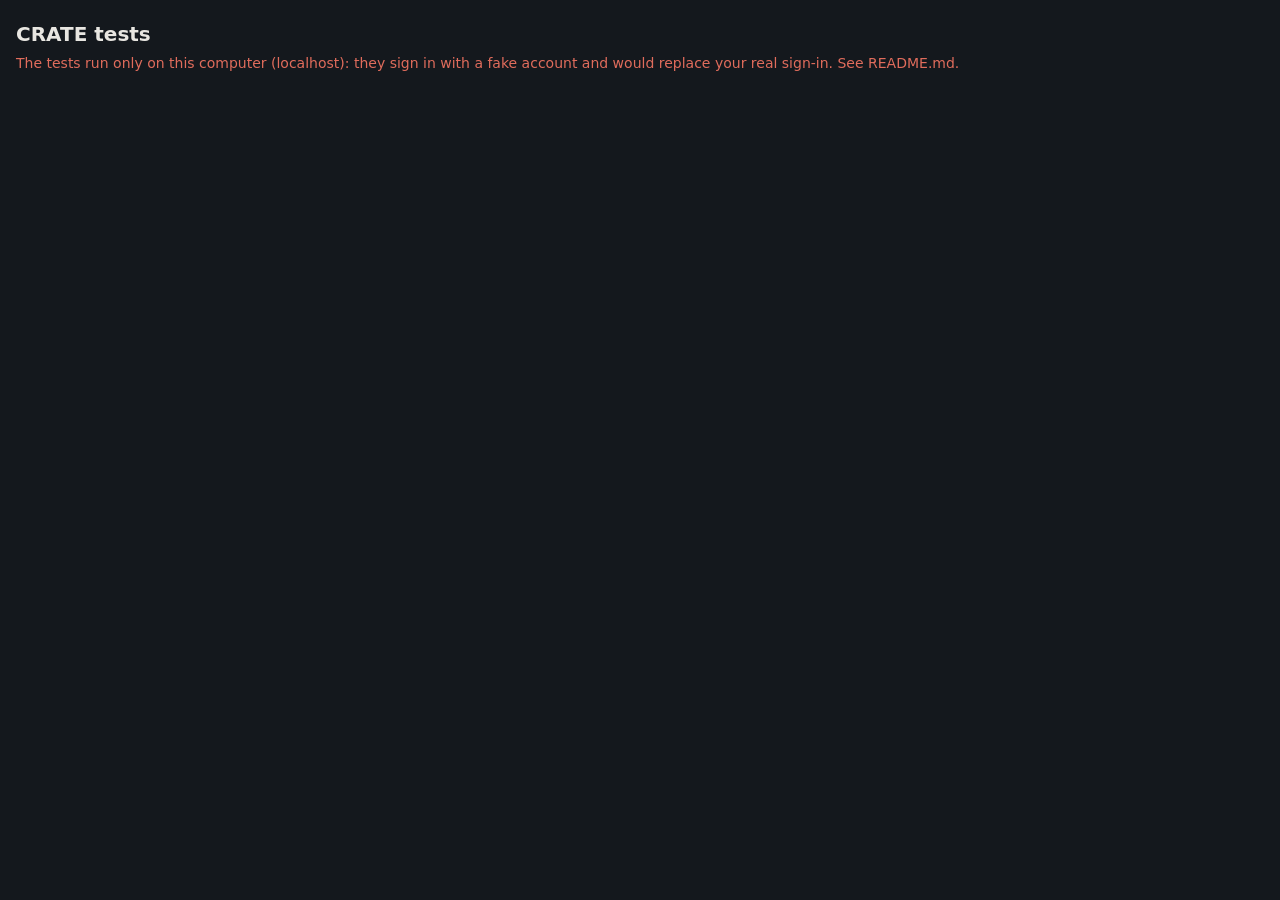
<file: tests/index.html>
<!DOCTYPE html>
<html lang="en">
<head>
<meta charset="UTF-8">
<meta name="viewport" content="width=device-width, initial-scale=1.0">
<title>CRATE tests</title>
<style>
  :root { color-scheme: dark; --bg: #14181d; --fg: #e8e6e1; --dim: #8b919a; --ok: #6cc070; --bad: #e06c5c; --line: rgba(255,255,255,.1); }
  body { margin: 0; padding: 20px 16px 40px; background: var(--bg); color: var(--fg); font: 14px/1.45 system-ui, sans-serif; }
  h1 { font-size: 20px; margin: 0 0 4px; }
  #sum { color: var(--dim); margin: 0 0 16px; }
  #sum.ok { color: var(--ok); } #sum.bad { color: var(--bad); }
  h2 { font-size: 13px; text-transform: uppercase; letter-spacing: .06em; color: var(--dim); margin: 18px 0 6px; }
  .t { padding: 5px 0; border-top: 1px solid var(--line); }
  .t b { font-weight: 500; }
  .t.ok b::before { content: '\2713  '; color: var(--ok); }
  .t.bad b::before { content: '\2717  '; color: var(--bad); }
  .t.skip { color: var(--dim); }
  .t pre { margin: 4px 0 0 18px; color: var(--bad); white-space: pre-wrap; font-size: 12px; }
  iframe { position: absolute; left: -10000px; width: 1280px; height: 800px; }
</style>
</head>
<body>
<h1>CRATE tests</h1>
<p id="sum">Starting CRATE with made-up data&hellip;</p>
<div id="out"></div>
<script src="runner.js"></script>
<script src="crate.test.js"></script>
<script src="addon.test.js"></script>
<script>runAll();</script>
</body>
</html>
</file>
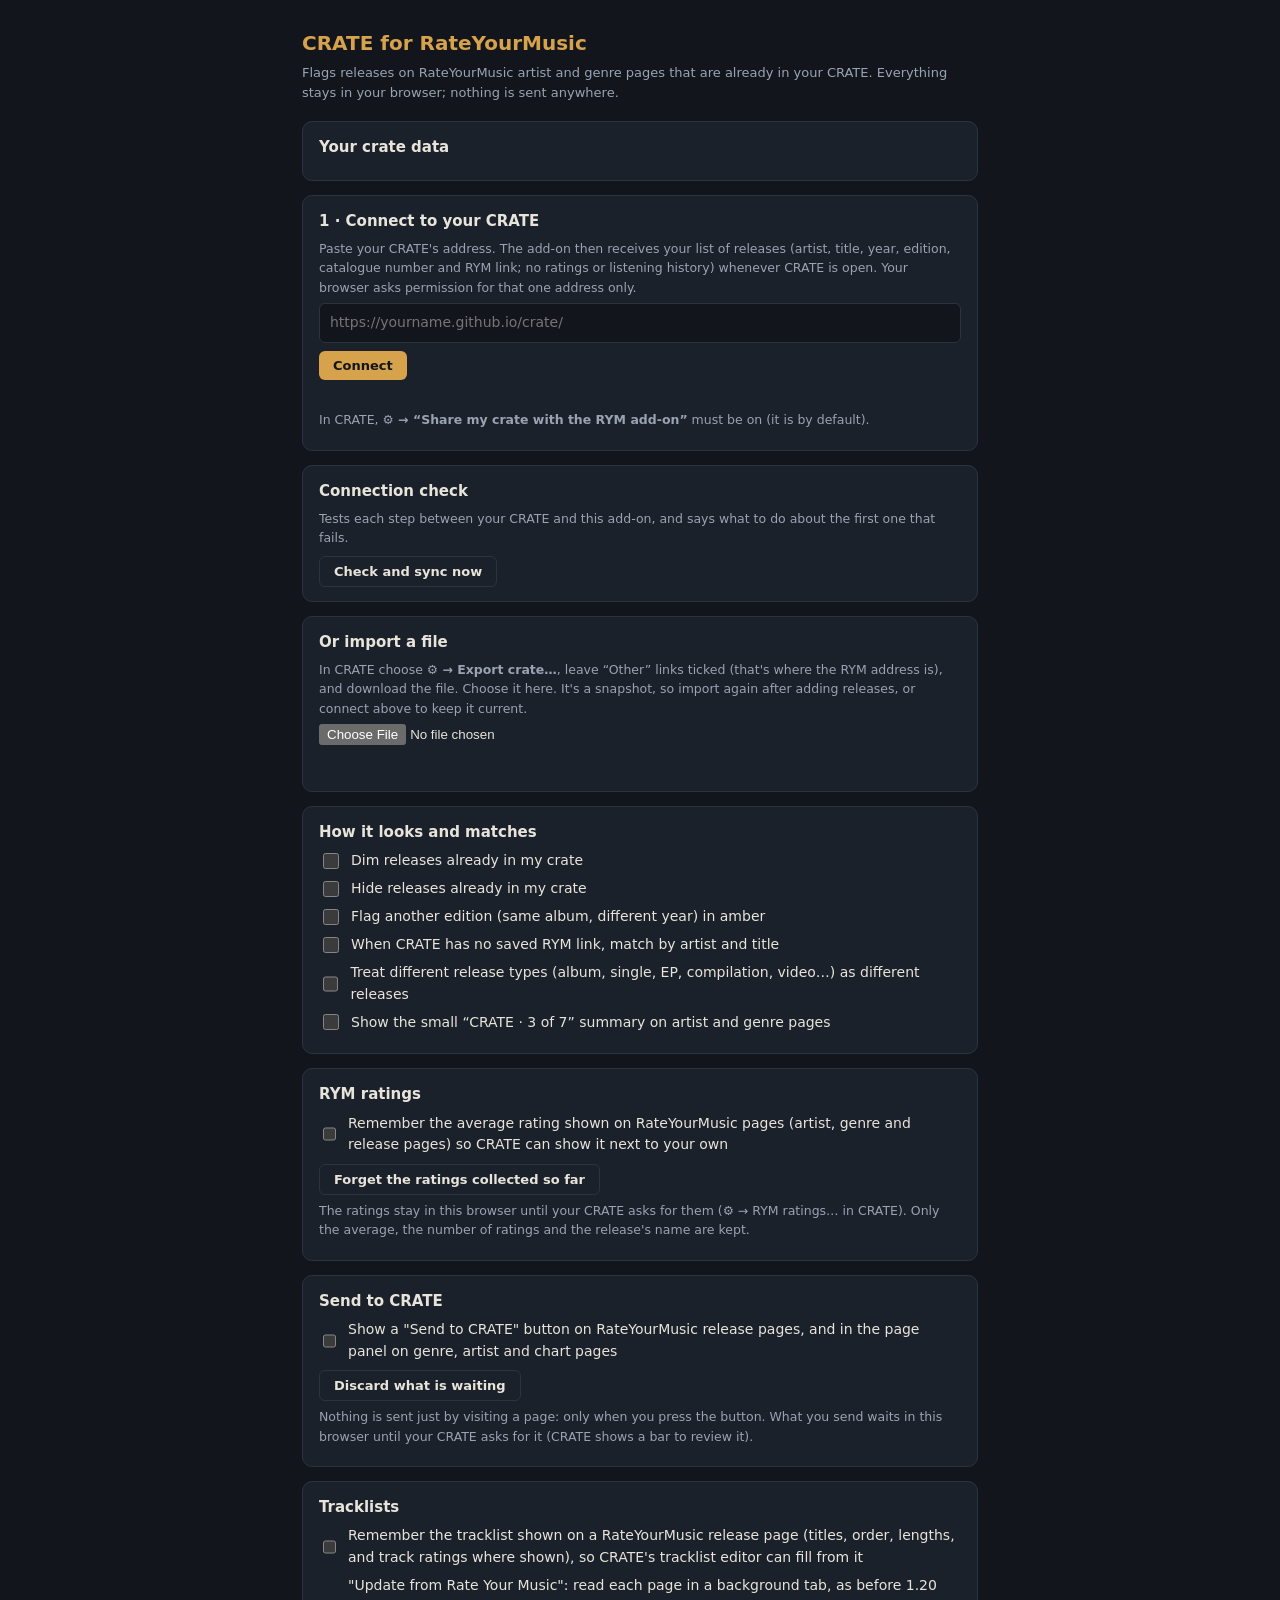
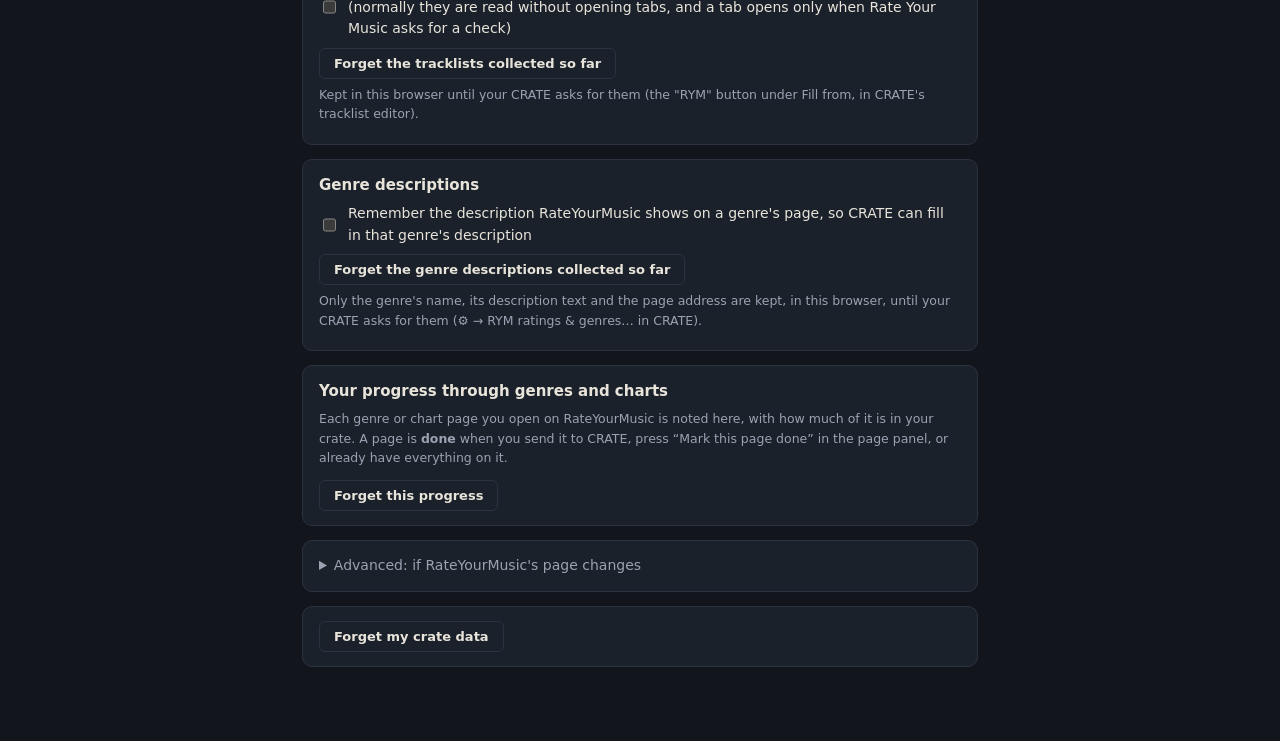
<file: rym-addon/options.html>
<!doctype html>
<html lang="en"><head><meta charset="utf-8"><title>CRATE for RateYourMusic — options</title><link rel="stylesheet" href="ui.css"></head>
<body><main>
  <h1>CRATE for RateYourMusic</h1>
  <p class="sub">Flags releases on RateYourMusic artist and genre pages that are already in your CRATE. Everything stays in your browser; nothing is sent anywhere.</p>

  <section><h2>Your crate data</h2><p id="statusLine" role="status"></p><p id="statusDetail" class="dim"></p></section>

  <section><h2>1 · Connect to your CRATE</h2>
    <p class="dim">Paste your CRATE's address. The add-on then receives your list of releases (artist, title, year, edition, catalogue number and RYM link; no ratings or listening history) whenever CRATE is open. Your browser asks permission for that one address only.</p>
    <input id="crateUrl" type="url" placeholder="https://yourname.github.io/crate/" aria-label="Your CRATE's address" autocomplete="off">
    <div class="row"><button id="connect" type="button">Connect</button><button id="disconnect" type="button" class="secondary" hidden>Disconnect</button><a id="openCrate" class="btn secondary" target="_blank" rel="noopener" hidden>Open CRATE</a></div>
    <p id="connectMsg" class="msg" role="status"></p>
    <p class="dim">In CRATE, <b>⚙ → “Share my crate with the RYM add-on”</b> must be on (it is by default).</p>
  </section>

  <section id="checkSection"><h2>Connection check</h2>
    <p class="dim">Tests each step between your CRATE and this add-on, and says what to do about the first one that fails.</p>
    <ul id="checkList" aria-live="polite"></ul>
    <div class="row"><button id="syncNow" type="button" class="secondary">Check and sync now</button></div>
  </section>

  <section><h2>Or import a file</h2>
    <p class="dim">In CRATE choose <b>⚙ → Export crate…</b>, leave “Other” links ticked (that's where the RYM address is), and download the file. Choose it here. It's a snapshot, so import again after adding releases, or connect above to keep it current.</p>
    <input id="file" type="file" accept=".json,application/json" aria-label="CRATE export file">
    <p id="fileMsg" class="msg" role="status"></p>
  </section>

  <section><h2>How it looks and matches</h2>
    <label class="opt"><input type="checkbox" id="dimOwned"> Dim releases already in my crate</label>
    <label class="opt"><input type="checkbox" id="hideOwned"> Hide releases already in my crate</label>
    <label class="opt"><input type="checkbox" id="flagEditions"> Flag another edition (same album, different year) in amber</label>
    <label class="opt"><input type="checkbox" id="matchByTitle"> When CRATE has no saved RYM link, match by artist and title</label>
    <label class="opt"><input type="checkbox" id="matchTypes"> Treat different release types (album, single, EP, compilation, video…) as different releases</label>
    <label class="opt"><input type="checkbox" id="showPill"> Show the small “CRATE · 3 of 7” summary on artist and genre pages</label>
  </section>

  <section><h2>RYM ratings</h2>
    <label class="opt"><input type="checkbox" id="captureRatings"> Remember the average rating shown on RateYourMusic pages (artist, genre and release pages) so CRATE can show it next to your own</label>
    <p id="ratingsLine" class="dim" role="status"></p>
    <div class="row"><button id="forgetRatings" type="button" class="secondary">Forget the ratings collected so far</button> <span id="ratingsMsg" class="msg" role="status"></span></div>
    <p class="dim">The ratings stay in this browser until your CRATE asks for them (⚙ → RYM ratings… in CRATE). Only the average, the number of ratings and the release's name are kept.</p>
  </section>

  <section><h2>Send to CRATE</h2>
    <label class="opt"><input type="checkbox" id="showSendButton"> Show a "Send to CRATE" button on RateYourMusic release pages, and in the page panel on genre, artist and chart pages</label>
    <p id="outboxLine" class="dim" role="status"></p>
    <div class="row"><button id="clearOutbox" type="button" class="secondary">Discard what is waiting</button> <span id="outboxMsg" class="msg" role="status"></span></div>
    <p class="dim">Nothing is sent just by visiting a page: only when you press the button. What you send waits in this browser until your CRATE asks for it (CRATE shows a bar to review it).</p>
  </section>

  <section><h2>Tracklists</h2>
    <label class="opt"><input type="checkbox" id="captureTracklists"> Remember the tracklist shown on a RateYourMusic release page (titles, order, lengths, and track ratings where shown), so CRATE's tracklist editor can fill from it</label>
    <label class="opt"><input type="checkbox" id="fetchInTabs"> "Update from Rate Your Music": read each page in a background tab, as before 1.20 (normally they are read without opening tabs, and a tab opens only when Rate Your Music asks for a check)</label>
    <p id="tracklistsLine" class="dim" role="status"></p>
    <div class="row"><button id="forgetTracklists" type="button" class="secondary">Forget the tracklists collected so far</button> <span id="tracklistsMsg" class="msg" role="status"></span></div>
    <p class="dim">Kept in this browser until your CRATE asks for them (the "RYM" button under Fill from, in CRATE's tracklist editor).</p>
  </section>

  <section><h2>Genre descriptions</h2>
    <label class="opt"><input type="checkbox" id="captureGenres"> Remember the description RateYourMusic shows on a genre's page, so CRATE can fill in that genre's description</label>
    <p id="genresLine" class="dim" role="status"></p>
    <div class="row"><button id="forgetGenres" type="button" class="secondary">Forget the genre descriptions collected so far</button> <span id="genresMsg" class="msg" role="status"></span></div>
    <p class="dim">Only the genre's name, its description text and the page address are kept, in this browser, until your CRATE asks for them (⚙ → RYM ratings &amp; genres… in CRATE).</p>
  </section>

  <section><h2>Your progress through genres and charts</h2>
    <p class="dim">Each genre or chart page you open on RateYourMusic is noted here, with how much of it is in your crate. A page is <b>done</b> when you send it to CRATE, press “Mark this page done” in the page panel, or already have everything on it.</p>
    <ul id="pagesList" class="dim"></ul>
    <div class="row"><button id="forgetPages" type="button" class="secondary">Forget this progress</button> <span id="pagesMsg" class="msg" role="status"></span></div>
  </section>

  <section><details><summary>Advanced: if RateYourMusic's page changes</summary>
    <p class="dim">The add-on looks for <code>.component_discography_item</code> (and the older <code>.disco_release</code>). If RYM changes its markup you can name the right CSS selectors here. Use “Diagnose this page” in the toolbar popup to see what it finds. Leave blank for the defaults.</p>
    <label class="dim" for="selItem">Selector for one discography item</label><input id="selItem" type="text" placeholder=".component_discography_item">
    <label class="dim" for="selLink">Selector for the release link inside an item</label><input id="selLink" type="text" placeholder="a[href*='/release/']">
    <label class="dim" for="selYear">Selector for the year inside an item</label><input id="selYear" type="text" placeholder="(found automatically)">
    <label class="dim" for="selRating">Selector for the average rating inside an item</label><input id="selRating" type="text" placeholder="(found automatically)">
    <label class="dim" for="selCover">Selector for the cover picture on a release page</label><input id="selCover" type="text" placeholder="(found automatically)">
    <label class="dim" for="selReleaseArtist">Selector for the artist name(s) on a release page</label><input id="selReleaseArtist" type="text" placeholder="(from the page title)">
    <label class="dim" for="selTracks">Selector for one track row on a release page</label><input id="selTracks" type="text" placeholder="(found automatically)">
    <label class="dim" for="selGenreDesc">Selector for the genre description on a genre page</label><input id="selGenreDesc" type="text" placeholder="(found automatically)">
    <div class="row"><button id="resetSel" type="button" class="secondary">Reset to defaults</button></div>
  </details></section>

  <section><button id="clear" type="button" class="secondary">Forget my crate data</button> <span id="clearMsg" class="msg" role="status"></span></section>
</main>
<script src="core.js"></script><script src="options.js"></script></body></html>
</file>
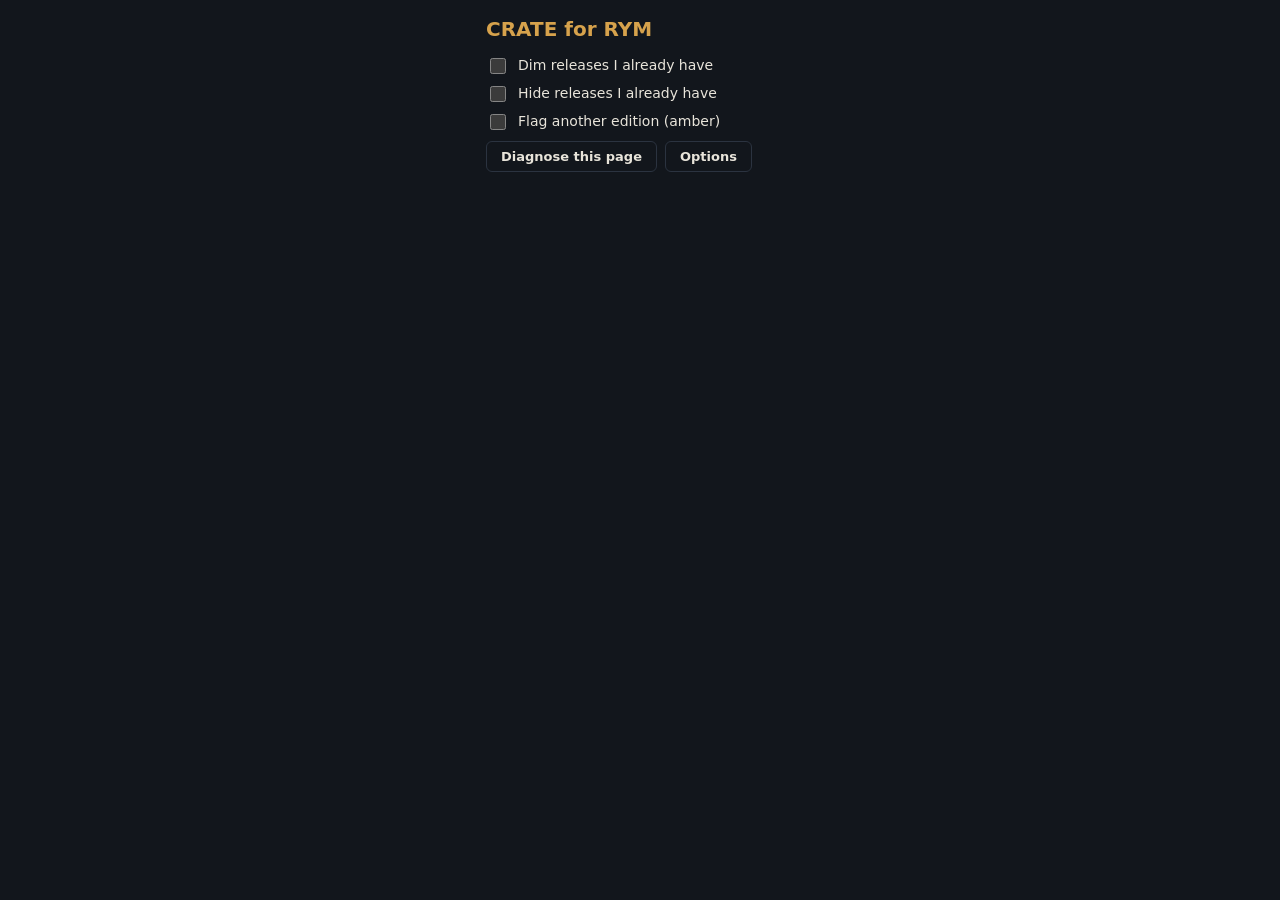
<file: rym-addon/popup.html>
<!doctype html>
<html lang="en" class="popup"><head><meta charset="utf-8"><title>CRATE for RYM</title><link rel="stylesheet" href="ui.css"></head>
<body class="popup"><main>
  <h1>CRATE for RYM</h1>
  <p id="statusLine" role="status" style="font-weight:600;margin:6px 0 2px"></p><p id="statusDetail" class="dim" style="margin:0 0 10px"></p>
  <label class="opt"><input type="checkbox" id="dimOwned"> Dim releases I already have</label>
  <label class="opt"><input type="checkbox" id="hideOwned"> Hide releases I already have</label>
  <label class="opt"><input type="checkbox" id="flagEditions"> Flag another edition (amber)</label>
  <div class="row"><button id="diagnose" type="button" class="secondary">Diagnose this page</button><button id="options" type="button" class="secondary">Options</button></div>
  <p id="diagMsg" class="msg" role="status"></p><pre id="diagOut" hidden></pre>
  <div class="row"><button id="copy" type="button" class="secondary" hidden>Copy report</button></div>
</main><script src="popup.js"></script></body></html>
</file>
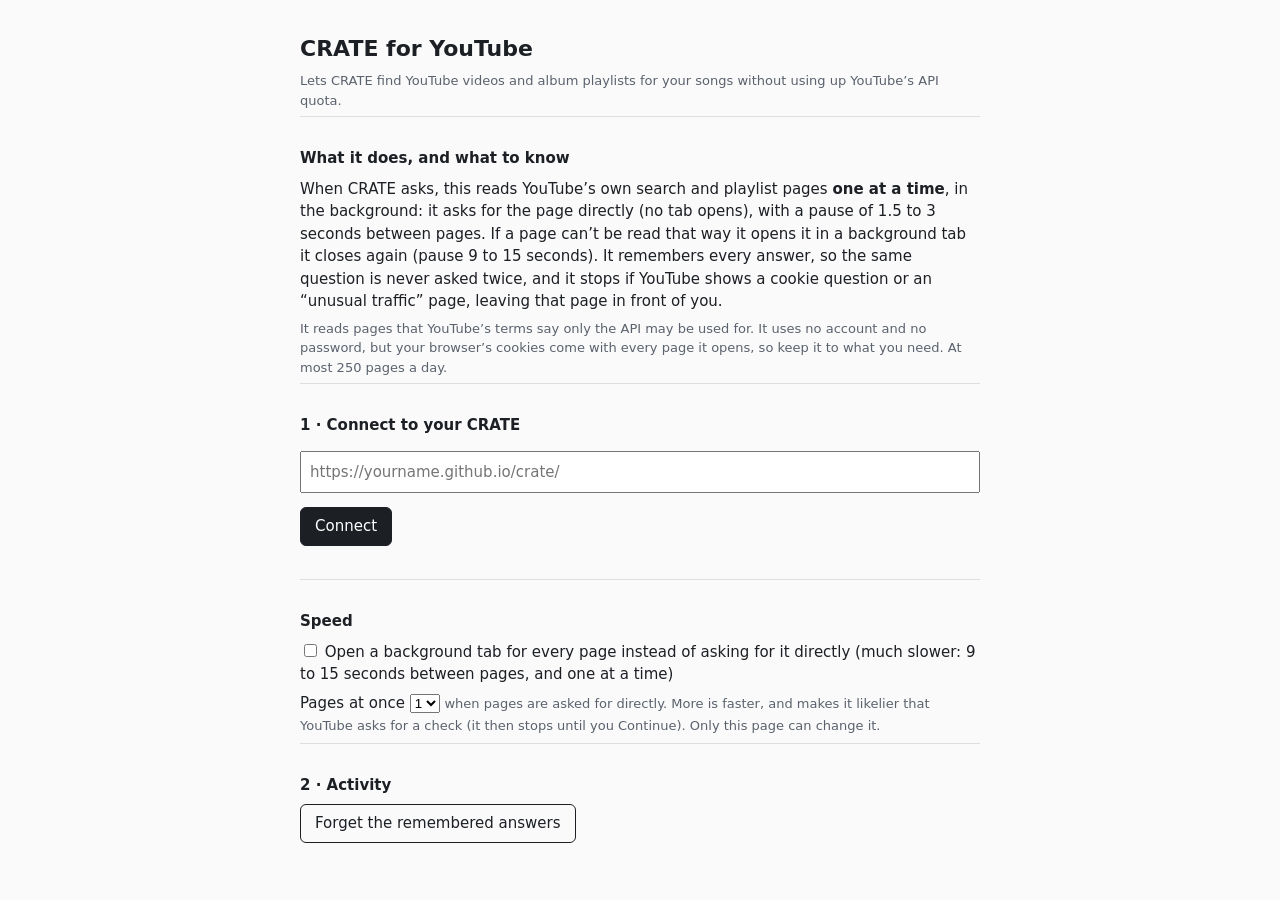
<file: youtube-addon/options.html>
<!doctype html>
<html lang="en"><head><meta charset="utf-8"><title>CRATE for YouTube</title>
<style>
  body { font: 15px/1.5 system-ui, sans-serif; max-width: 680px; margin: 32px auto; padding: 0 20px; color: #1c1f24; background: #fafafa; }
  h1 { font-size: 22px; margin: 0 0 4px; } h2 { font-size: 15px; margin: 26px 0 8px; } p { margin: 6px 0; } .dim { color: #5b626d; font-size: 13px; }
  section { border-top: 1px solid #ddd; padding-top: 4px; } input[type=url] { width: 100%; box-sizing: border-box; padding: 8px; font: inherit; margin: 6px 0; }
  button { font: inherit; padding: 7px 14px; border-radius: 6px; border: 1px solid #1c1f24; background: #1c1f24; color: #fff; cursor: pointer; margin-right: 8px; } button.secondary { background: transparent; color: #1c1f24; }
  .msg { min-height: 1.4em; font-size: 14px; } .msg.ok { color: #1a6b46; } .msg.bad { color: #a33; } .row { margin: 8px 0; }
</style></head><body>
<h1>CRATE for YouTube</h1>
<p class="dim">Lets CRATE find YouTube videos and album playlists for your songs without using up YouTube&rsquo;s API quota.</p>
<section><h2>What it does, and what to know</h2>
  <p>When CRATE asks, this reads YouTube&rsquo;s own search and playlist pages <b>one at a time</b>, in the background: it asks for the page directly (no tab opens), with a pause of 1.5 to 3 seconds between pages. If a page can&rsquo;t be read that way it opens it in a background tab it closes again (pause 9 to 15 seconds). It remembers every answer, so the same question is never asked twice, and it stops if YouTube shows a cookie question or an &ldquo;unusual traffic&rdquo; page, leaving that page in front of you.</p>
  <p class="dim">It reads pages that YouTube&rsquo;s terms say only the API may be used for. It uses no account and no password, but your browser&rsquo;s cookies come with every page it opens, so keep it to what you need. At most 250 pages a day.</p></section>
<section><h2>1 &middot; Connect to your CRATE</h2>
  <input id="crateUrl" type="url" placeholder="https://yourname.github.io/crate/" aria-label="Your CRATE's address" autocomplete="off">
  <div class="row"><button id="connect" type="button">Connect</button><button id="disconnect" type="button" class="secondary" hidden>Disconnect</button></div>
  <p id="connectMsg" class="msg" role="status"></p></section>
<section><h2>Speed</h2>
  <p><label><input id="viaTabs" type="checkbox"> Open a background tab for every page instead of asking for it directly (much slower: 9 to 15 seconds between pages, and one at a time)</label></p>
  <p><label>Pages at once <select id="parallel"><option value="1">1</option><option value="2">2</option><option value="3">3</option><option value="4">4</option></select></label>
    <span class="dim">when pages are asked for directly. More is faster, and makes it likelier that YouTube asks for a check (it then stops until you Continue). Only this page can change it.</span></p></section>
<section><h2>2 &middot; Activity</h2>
  <p id="statusLine" role="status"></p><p id="activityLine" class="dim"></p>
  <div class="row"><button id="continue" type="button" hidden>Continue</button><button id="cancel" type="button" class="secondary" hidden>Cancel what is waiting</button><button id="forget" type="button" class="secondary">Forget the remembered answers</button> <span id="actMsg" class="msg"></span></div></section>
<script src="options.js"></script></body></html>
</file>
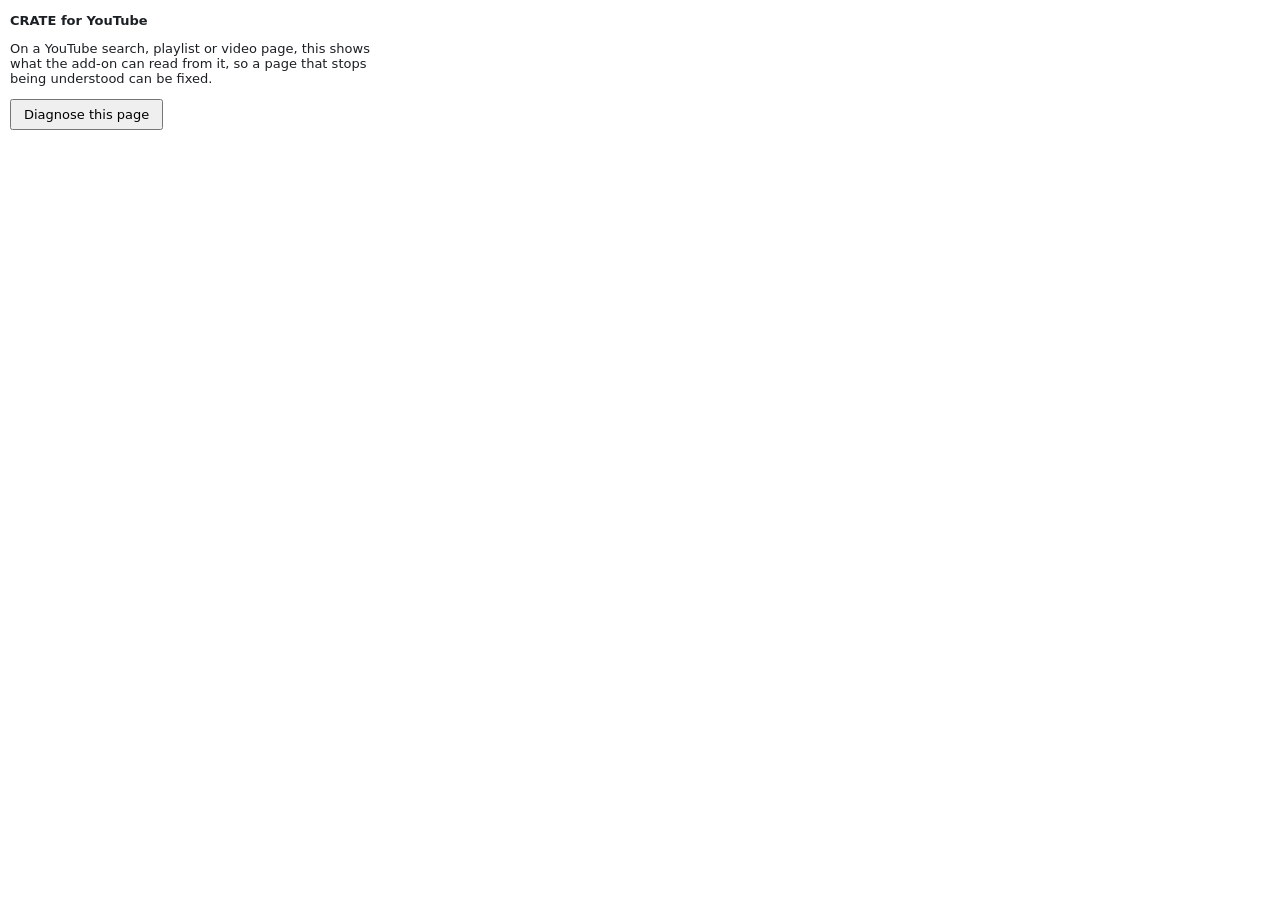
<file: youtube-addon/popup.html>
<!doctype html><html><head><meta charset="utf-8"><style>body{font:13px system-ui,sans-serif;width:360px;margin:10px;color:#1c1f24}button{font:inherit;padding:6px 12px;margin-right:6px}pre{white-space:pre-wrap;word-break:break-word;background:#f0f0f0;padding:8px;max-height:260px;overflow:auto;font-size:11px}.msg{margin:8px 0 0}.bad{color:#b3261e}</style></head><body>
<p><b>CRATE for YouTube</b></p>
<div id="crate" hidden><p>Lets CRATE's visualizer hear this tab's sound, without the browser's "Sharing this tab" bar. Only the sound is used, on this device; it stops when you press Stop listening in CRATE or close the tab.</p>
<button id="hear" type="button">Let CRATE hear this tab</button><p id="hearMsg" class="msg" hidden></p></div>
<div id="yt"><p>On a YouTube search, playlist or video page, this shows what the add-on can read from it, so a page that stops being understood can be fixed.</p>
<button id="diag" type="button">Diagnose this page</button><button id="copy" type="button" hidden>Copy</button><pre id="out" hidden></pre></div>
<script src="popup.js"></script></body></html>
</file>
<file: rym-addon/ui.css>
:root { color-scheme: dark; --bg:#12161C; --card:#1B212B; --line:#2b3340; --text:#E8E4DA; --dim:#9aa3b2; --accent:#D6A24C; --ok:#6FBF8E; --bad:#E5734A; }
* { box-sizing: border-box; }
body { margin: 0; background: var(--bg); color: var(--text); font: 14px/1.55 system-ui, -apple-system, 'Segoe UI', sans-serif; }
main { max-width: 720px; margin: 0 auto; padding: 28px 22px 60px; }
.popup main { width: 340px; padding: 14px 16px 16px; max-width: none; }
h1 { font-size: 20px; margin: 0 0 4px; color: var(--accent); } h2 { font-size: 15px; margin: 0 0 6px; }
.sub { color: var(--dim); margin: 0 0 18px; font-size: 13px; }
section { background: var(--card); border: 1px solid var(--line); border-radius: 10px; padding: 14px 16px; margin: 0 0 14px; }
p { margin: 6px 0; } .dim { color: var(--dim); font-size: 12.5px; }
input[type=url], input[type=text] { width: 100%; background: var(--bg); color: var(--text); border: 1px solid var(--line); border-radius: 6px; padding: 8px 10px; font: inherit; }
input[type=url]:focus, input[type=text]:focus { outline: 2px solid var(--accent); outline-offset: 1px; }
label.opt { display: flex; align-items: center; gap: 9px; margin: 6px 0; cursor: pointer; }
input[type=checkbox] { accent-color: var(--accent); width: 16px; height: 16px; }
button, .btn { background: var(--accent); color: #12161C; border: 0; border-radius: 6px; padding: 7px 14px; font: 600 13px system-ui; cursor: pointer; text-decoration: none; display: inline-block; }
button.secondary, .btn.secondary { background: transparent; color: var(--text); border: 1px solid var(--line); }
button:disabled { opacity: .5; cursor: default; } button[hidden], .btn[hidden] { display: none; }
.row { display: flex; gap: 8px; align-items: center; flex-wrap: wrap; margin-top: 8px; }
.msg { min-height: 1.3em; font-size: 13px; margin-top: 8px; } .msg.ok { color: var(--ok); } .msg.bad { color: var(--bad); }
#statusLine { font-weight: 600; } details summary { cursor: pointer; color: var(--dim); }
pre { background: var(--bg); border: 1px solid var(--line); border-radius: 6px; padding: 8px; font: 11px/1.45 ui-monospace, Menlo, monospace; white-space: pre-wrap; overflow-wrap: anywhere; max-height: 200px; overflow: auto; }
a { color: var(--accent); }
#checkList { list-style: none; padding: 0; margin: 8px 0; } #checkList li { margin: 4px 0; } #checkList li.ok { color: var(--ok); } #checkList li.bad { color: var(--bad); } #checkList li.dim { color: var(--dim); }
#checkList .hint { color: var(--text); font-size: 12.5px; margin: 2px 0 8px 18px; }
</file>
